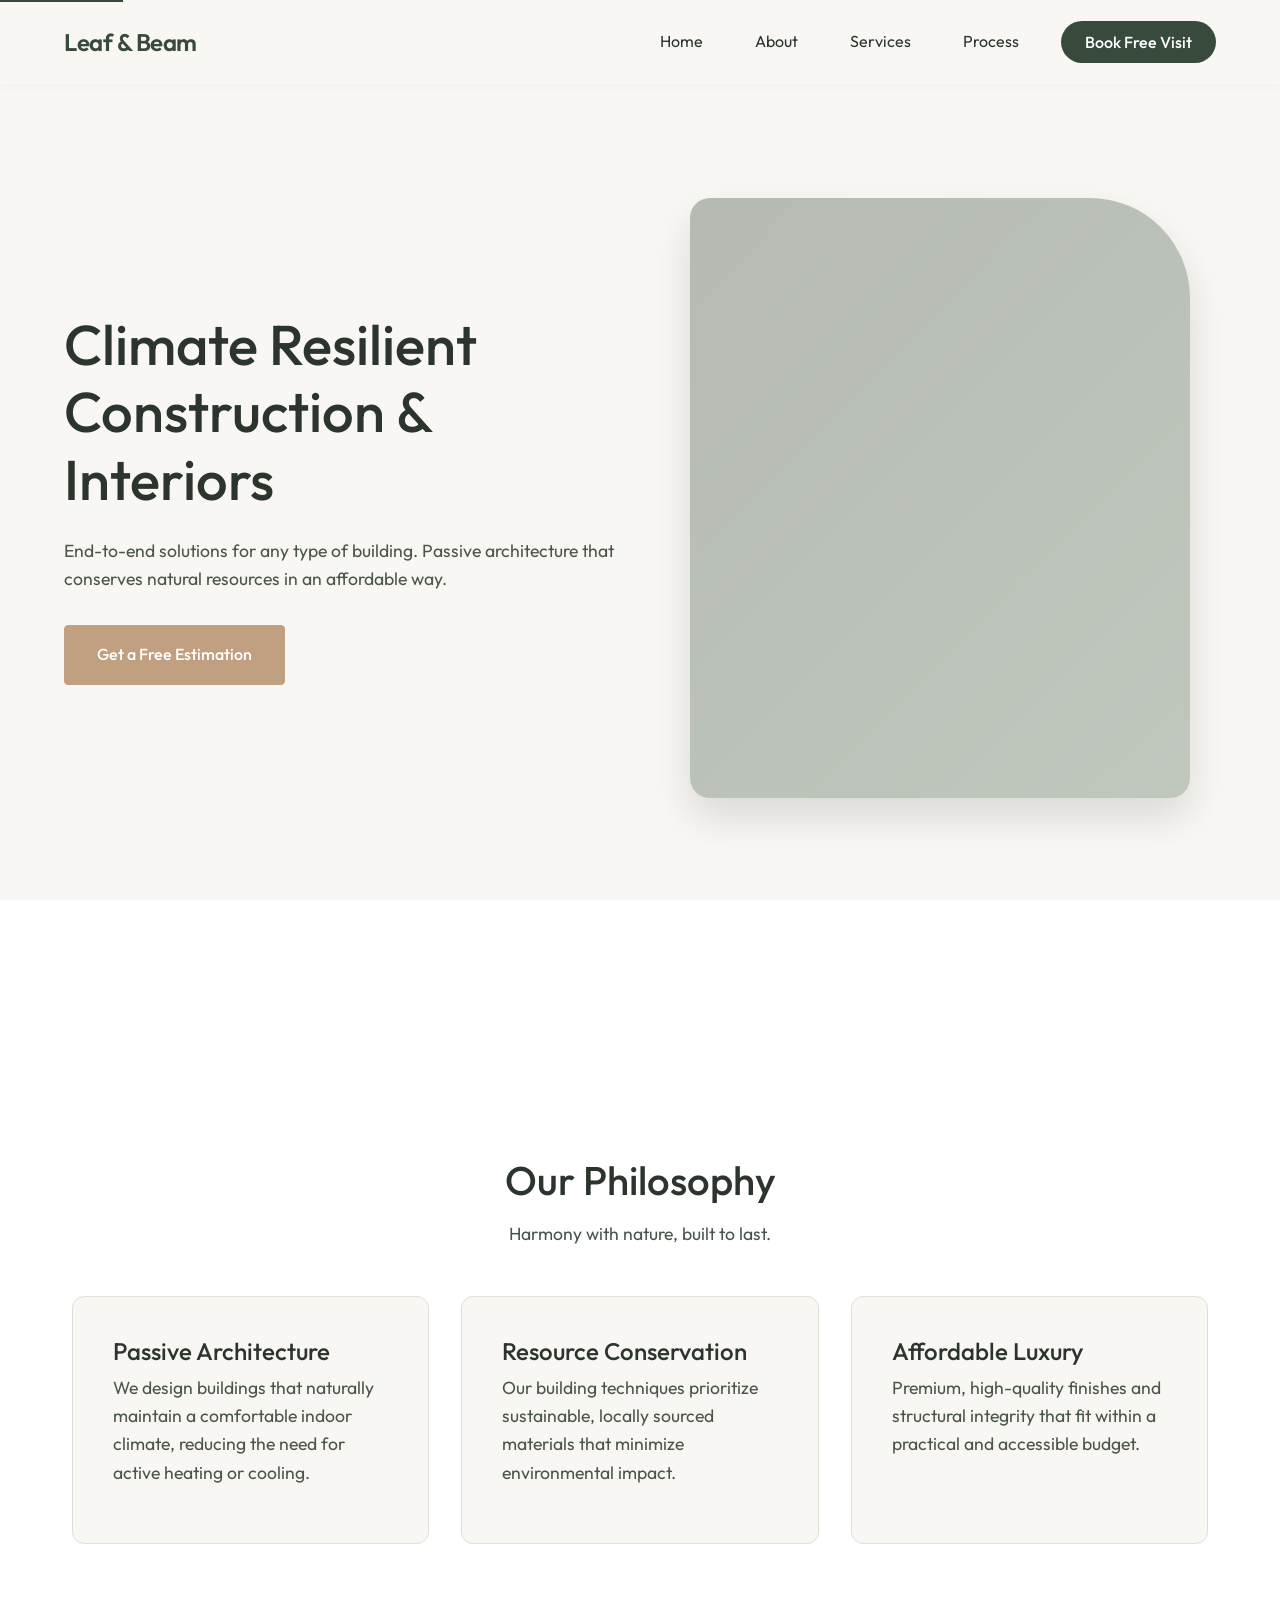
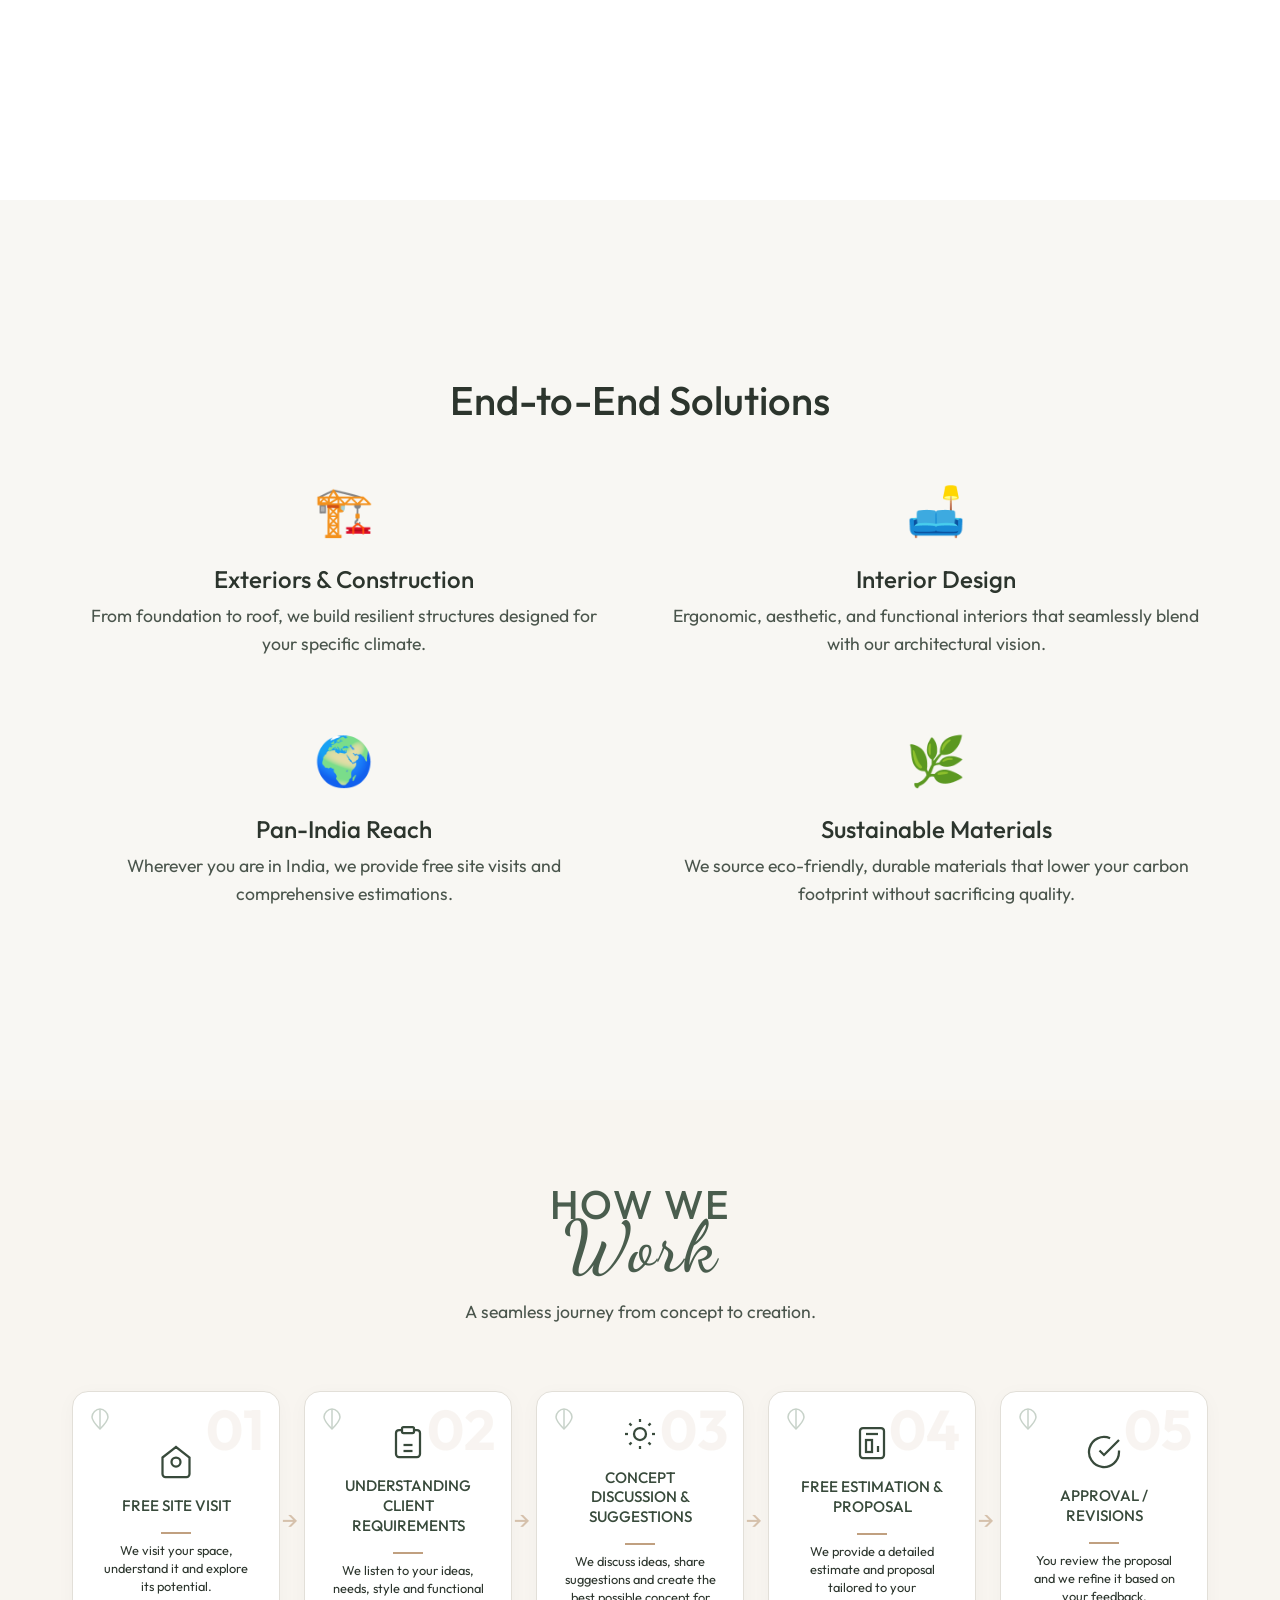
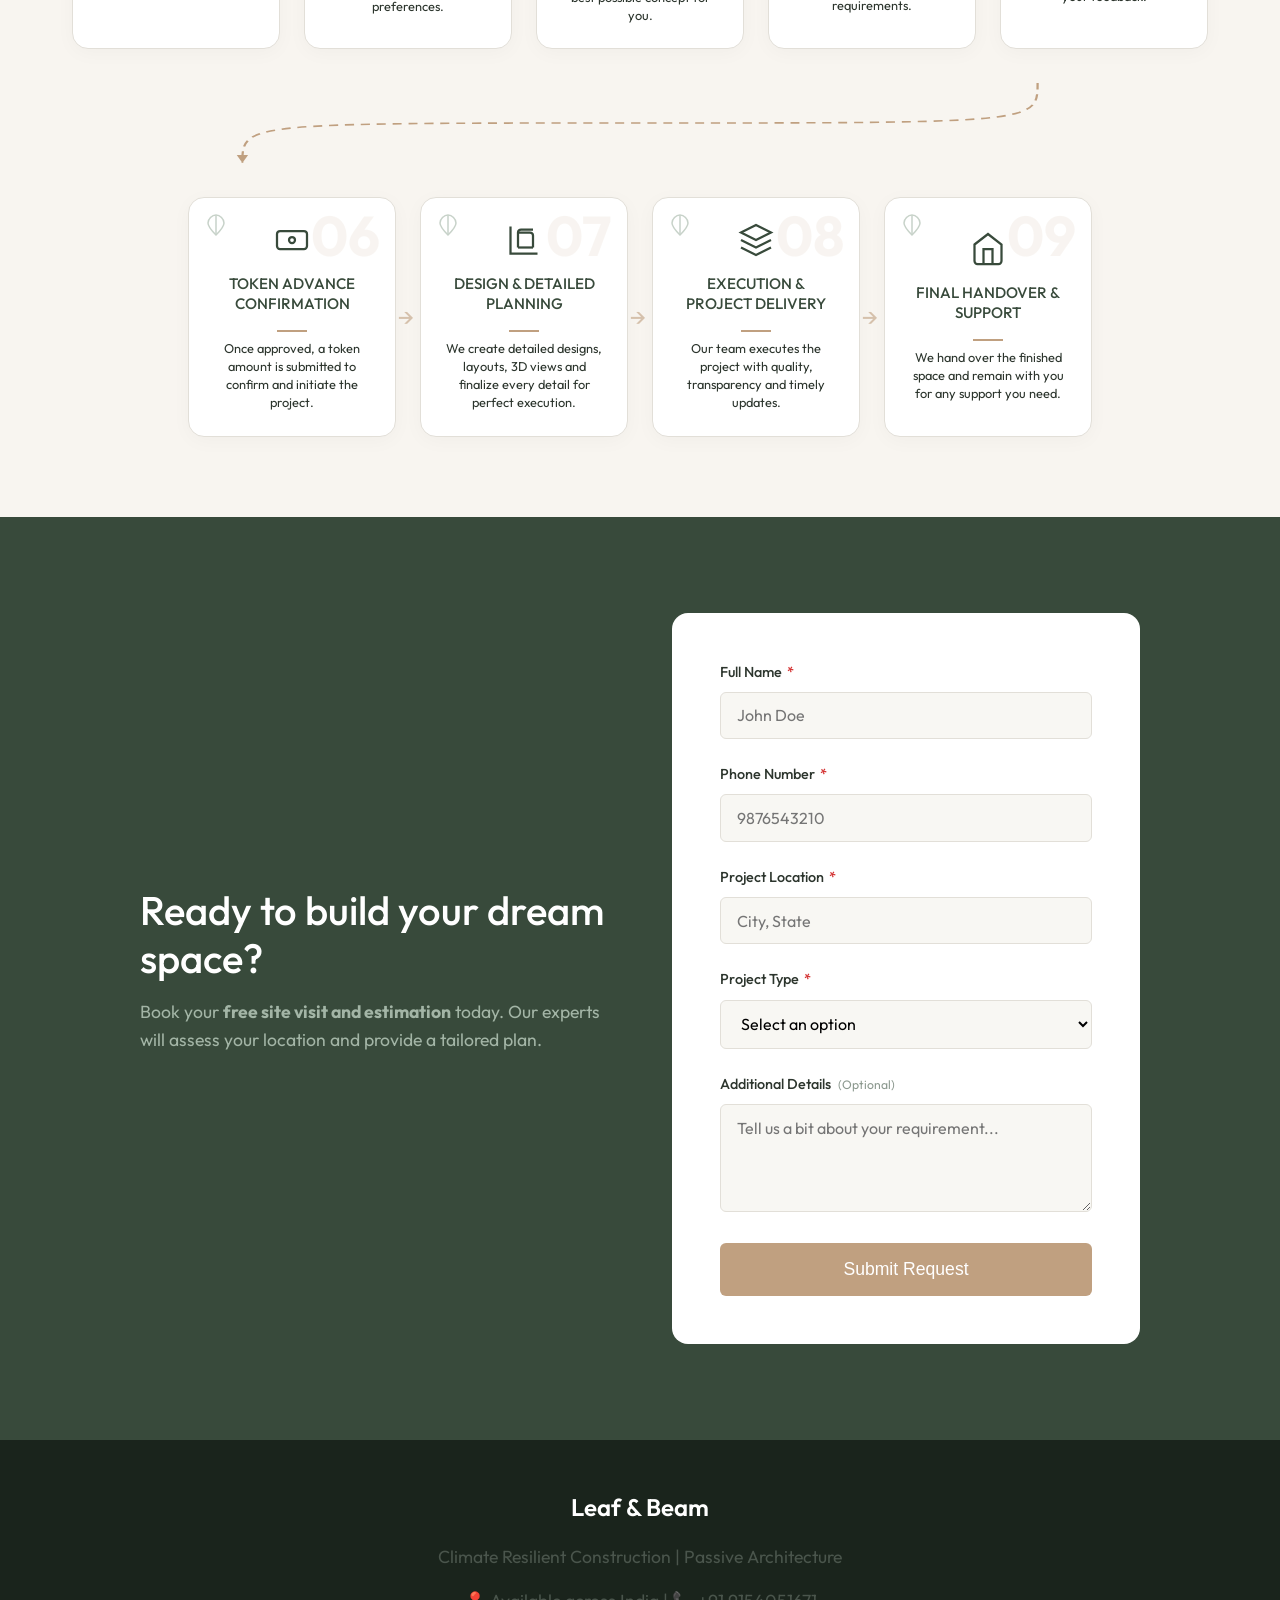
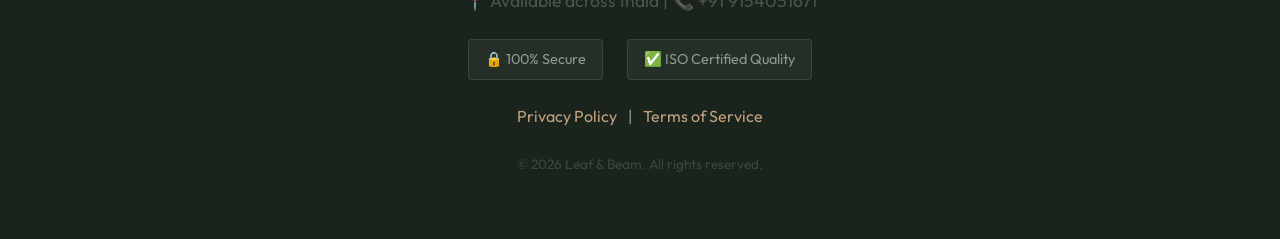
<file: index.html>
<!DOCTYPE html>
<html lang="en">

<head>
    <meta charset="UTF-8">
    <meta name="viewport" content="width=device-width, initial-scale=1.0">
    <meta name="description"
        content="Leaf & Beam offers end-to-end climate resilient construction and interiors in India. Sustainable passive architecture solutions that conserve resources affordably.">
    <title>Leaf & Beam</title>
    <link rel="canonical" href="https://www.leafandbeam.com/">
    <link rel="icon" type="image/svg+xml" href="favicon.svg">

    <!-- Open Graph / Facebook -->
    <meta property="og:type" content="website">
    <meta property="og:url" content="https://www.leafandbeam.com/">
    <meta property="og:title" content="Leaf & Beam | Climate Resilient Construction & Passive Architecture">
    <meta property="og:description"
        content="Leaf & Beam offers end-to-end climate resilient construction and interiors in India. Sustainable passive architecture solutions that conserve resources affordably.">
    <meta property="og:image" content="https://www.leafandbeam.com/Leaf-and-Beam-Logo.svg">

    <!-- Twitter -->
    <meta property="twitter:card" content="summary_large_image">
    <meta property="twitter:url" content="https://www.leafandbeam.com/">
    <meta property="twitter:title" content="Leaf & Beam | Climate Resilient Construction & Passive Architecture">
    <meta property="twitter:description"
        content="Leaf & Beam offers end-to-end climate resilient construction and interiors in India. Sustainable passive architecture solutions that conserve resources affordably.">
    <meta property="twitter:image" content="https://www.leafandbeam.com/Leaf-and-Beam-Logo.svg">

    <!-- Performance: Preconnect to fonts and avoid render blocking -->
    <link rel="preconnect" href="https://fonts.googleapis.com">
    <link rel="preconnect" href="https://fonts.gstatic.com" crossorigin>
    <link rel="stylesheet" href="styles.css?v=3">
    <link
        href="https://fonts.googleapis.com/css2?family=Outfit:wght@300;400;500;600&family=Dancing+Script:wght@600&display=swap"
        rel="stylesheet">

    <!-- SEO & Performance -->
    <script src="script.js?v=2" defer></script>
</head>

<body>
    <!-- Accessibility: Skip to content -->
    <a href="#main-content" class="skip-link">Skip to content</a>
    <header class="navbar">
        <div class="navbar-container">
            <div class="logo">Leaf & Beam</div>
            <nav>
                <ul class="nav-links">
                    <li><a href="#home">Home</a></li>
                    <li><a href="#about">About</a></li>
                    <li><a href="#services">Services</a></li>
                    <li><a href="#process">Process</a></li>
                    <li><a href="#contact" class="btn-nav">Book Free Visit</a></li>
                </ul>
                <div class="hamburger" id="hamburger" role="button" aria-label="Toggle navigation menu" tabindex="0"
                    aria-expanded="false">
                    <span></span>
                    <span></span>
                    <span></span>
                </div>
            </nav>
        </div>
    </header>

    <!-- Semantic HTML: main content -->
    <main id="main-content">
        <section id="home" class="hero">
            <div class="hero-content">
                <h1>Climate Resilient <br>Construction & Interiors</h1>
                <p>End-to-end solutions for any type of building. Passive architecture that conserves natural resources
                    in an affordable way.</p>
                <a href="#contact" class="btn-primary">Get a Free Estimation</a>
            </div>
            <div class="hero-image">
                <!-- Accessibility: proper role and aria-label for visual element -->
                <div class="image-placeholder" role="img" aria-label="Modern passive architecture home exterior"></div>
            </div>
        </section>

        <section id="about" class="about">
            <div class="section-container">
                <h2>Our Philosophy</h2>
                <p class="subtitle">Harmony with nature, built to last.</p>
                <div class="about-grid">
                    <div class="about-card">
                        <h3>Passive Architecture</h3>
                        <p>We design buildings that naturally maintain a comfortable indoor climate, reducing the need
                            for active heating or cooling.</p>
                    </div>
                    <div class="about-card">
                        <h3>Resource Conservation</h3>
                        <p>Our building techniques prioritize sustainable, locally sourced materials that minimize
                            environmental impact.</p>
                    </div>
                    <div class="about-card">
                        <h3>Affordable Luxury</h3>
                        <p>Premium, high-quality finishes and structural integrity that fit within a practical and
                            accessible budget.</p>
                    </div>
                </div>
            </div>
        </section>

        <section id="services" class="services">
            <div class="section-container">
                <h2>End-to-End Solutions</h2>
                <div class="services-list">
                    <div class="service-item">
                        <span class="service-icon">🏗️</span>
                        <h3>Exteriors & Construction</h3>
                        <p>From foundation to roof, we build resilient structures designed for your specific climate.
                        </p>
                    </div>
                    <div class="service-item">
                        <span class="service-icon">🛋️</span>
                        <h3>Interior Design</h3>
                        <p>Ergonomic, aesthetic, and functional interiors that seamlessly blend with our architectural
                            vision.</p>
                    </div>
                    <div class="service-item">
                        <span class="service-icon">🌍</span>
                        <h3>Pan-India Reach</h3>
                        <p>Wherever you are in India, we provide free site visits and comprehensive estimations.</p>
                    </div>
                    <div class="service-item">
                        <span class="service-icon">🌿</span>
                        <h3>Sustainable Materials</h3>
                        <p>We source eco-friendly, durable materials that lower your carbon footprint without
                            sacrificing quality.</p>
                    </div>
                </div>
            </div>
        </section>

        <section id="process" class="process">
            <div class="section-container">
                <div class="process-header">
                    <h2>HOW WE <span class="script-font">Work</span></h2>
                    <p class="subtitle">A seamless journey from concept to creation.</p>
                </div>

                <div class="process-grid">
                    <div class="process-card">
                        <div class="process-number">01</div>
                        <svg class="process-icon-svg" viewBox="0 0 24 24" fill="none" stroke="currentColor"
                            stroke-width="1.5">
                            <path d="M3 9l9-7 9 7v11a2 2 0 0 1-2 2H5a2 2 0 0 1-2-2z"></path>
                            <circle cx="12" cy="12" r="3"></circle>
                        </svg>
                        <h3>FREE SITE VISIT</h3>
                        <div class="process-divider"></div>
                        <p>We visit your space, understand it and explore its potential.</p>
                    </div>
                    <div class="process-card">
                        <div class="process-number">02</div>
                        <svg class="process-icon-svg" viewBox="0 0 24 24" fill="none" stroke="currentColor"
                            stroke-width="1.5">
                            <path d="M16 4h2a2 2 0 0 1 2 2v14a2 2 0 0 1-2 2H6a2 2 0 0 1-2-2V6a2 2 0 0 1 2-2h2">
                            </path>
                            <rect x="8" y="2" width="8" height="4" rx="1" ry="1"></rect>
                            <path d="M9 14h6"></path>
                            <path d="M9 18h6"></path>
                            <path d="M9 10h.01"></path>
                        </svg>
                        <h3>UNDERSTANDING CLIENT REQUIREMENTS</h3>
                        <div class="process-divider"></div>
                        <p>We listen to your ideas, needs, style and functional preferences.</p>
                    </div>
                    <div class="process-card">
                        <div class="process-number">03</div>
                        <svg class="process-icon-svg" viewBox="0 0 24 24" fill="none" stroke="currentColor"
                            stroke-width="1.5">
                            <circle cx="12" cy="12" r="4"></circle>
                            <path d="M12 2v2"></path>
                            <path d="M12 20v2"></path>
                            <path d="M4.93 4.93l1.41 1.41"></path>
                            <path d="M17.66 17.66l1.41 1.41"></path>
                            <path d="M2 12h2"></path>
                            <path d="M20 12h2"></path>
                            <path d="M6.34 17.66l-1.41 1.41"></path>
                            <path d="M19.07 4.93l-1.41 1.41"></path>
                        </svg>
                        <h3>CONCEPT DISCUSSION & SUGGESTIONS</h3>
                        <div class="process-divider"></div>
                        <p>We discuss ideas, share suggestions and create the best possible concept for you.</p>
                    </div>
                    <div class="process-card">
                        <div class="process-number">04</div>
                        <svg class="process-icon-svg" viewBox="0 0 24 24" fill="none" stroke="currentColor"
                            stroke-width="1.5">
                            <rect x="4" y="2" width="16" height="20" rx="2" ry="2"></rect>
                            <line x1="8" y1="6" x2="16" y2="6"></line>
                            <line x1="16" y1="14" x2="16" y2="18"></line>
                            <rect x="8" y="10" width="4" height="8"></rect>
                        </svg>
                        <h3>FREE ESTIMATION & PROPOSAL</h3>
                        <div class="process-divider"></div>
                        <p>We provide a detailed estimate and proposal tailored to your requirements.</p>
                    </div>
                    <div class="process-card">
                        <div class="process-number">05</div>
                        <svg class="process-icon-svg" viewBox="0 0 24 24" fill="none" stroke="currentColor"
                            stroke-width="1.5">
                            <path d="M22 11.08V12a10 10 0 1 1-5.93-9.14"></path>
                            <polyline points="22 4 12 14.01 9 11.01"></polyline>
                        </svg>
                        <h3>APPROVAL / REVISIONS</h3>
                        <div class="process-divider"></div>
                        <p>You review the proposal and we refine it based on your feedback.</p>
                    </div>

                    <!-- Aesthetic Connection Line from Card 5 to Card 6 -->
                    <div class="process-connection">
                        <svg class="s-curve-svg" viewBox="0 0 1000 100" preserveAspectRatio="none">
                            <path d="M850,0 C850,50 850,50 500,50 C150,50 150,50 150,100" fill="none"
                                stroke="var(--accent-color)" stroke-width="2" stroke-dasharray="8,6" />
                            <polygon points="145,90 155,90 150,100" fill="var(--accent-color)" />
                        </svg>
                    </div>

                    <div class="process-card">
                        <div class="process-number">06</div>
                        <svg class="process-icon-svg" viewBox="0 0 24 24" fill="none" stroke="currentColor"
                            stroke-width="1.5">
                            <rect x="2" y="6" width="20" height="12" rx="2"></rect>
                            <circle cx="12" cy="12" r="2"></circle>
                            <path d="M6 12h.01M18 12h.01"></path>
                        </svg>
                        <h3>TOKEN ADVANCE CONFIRMATION</h3>
                        <div class="process-divider"></div>
                        <p>Once approved, a token amount is submitted to confirm and initiate the project.</p>
                    </div>
                    <div class="process-card">
                        <div class="process-number">07</div>
                        <svg class="process-icon-svg" viewBox="0 0 24 24" fill="none" stroke="currentColor"
                            stroke-width="1.5">
                            <path d="M3 3v18h18"></path>
                            <path d="M18 17V9a2 2 0 0 0-2-2H8"></path>
                            <path d="M8 17V7a2 2 0 0 1 2-2h8"></path>
                            <line x1="8" y1="17" x2="18" y2="17"></line>
                        </svg>
                        <h3>DESIGN & DETAILED PLANNING</h3>
                        <div class="process-divider"></div>
                        <p>We create detailed designs, layouts, 3D views and finalize every detail for perfect
                            execution.</p>
                    </div>
                    <div class="process-card">
                        <div class="process-number">08</div>
                        <svg class="process-icon-svg" viewBox="0 0 24 24" fill="none" stroke="currentColor"
                            stroke-width="1.5">
                            <polygon points="12 2 2 7 12 12 22 7 12 2"></polygon>
                            <polyline points="2 17 12 22 22 17"></polyline>
                            <polyline points="2 12 12 17 22 12"></polyline>
                        </svg>
                        <h3>EXECUTION & PROJECT DELIVERY</h3>
                        <div class="process-divider"></div>
                        <p>Our team executes the project with quality, transparency and timely updates.</p>
                    </div>
                    <div class="process-card">
                        <div class="process-number">09</div>
                        <svg class="process-icon-svg" viewBox="0 0 24 24" fill="none" stroke="currentColor"
                            stroke-width="1.5">
                            <path d="M3 9l9-7 9 7v11a2 2 0 0 1-2 2H5a2 2 0 0 1-2-2z"></path>
                            <path d="M9 22V12h6v10"></path>
                        </svg>
                        <h3>FINAL HANDOVER & SUPPORT</h3>
                        <div class="process-divider"></div>
                        <p>We hand over the finished space and remain with you for any support you need.</p>
                    </div>
                </div>
            </div>
        </section>

        <section id="contact" class="contact">
            <div class="contact-container">
                <div class="contact-text">
                    <h2>Ready to build your dream space?</h2>
                    <p>Book your <strong>free site visit and estimation</strong> today. Our experts will assess your
                        location and provide a tailored plan.</p>
                </div>
                <div class="contact-form-wrapper">
                    <form id="leadForm" class="lead-form">
                        <div class="form-group">
                            <label for="name">Full Name <span class="required">*</span></label>
                            <input type="text" id="name" name="name" required minlength="2" pattern="^[A-Za-z\s]+$"
                                title="Name should contain only letters and spaces" placeholder="John Doe"
                                autocomplete="name">
                        </div>
                        <div class="form-group">
                            <label for="phone">Phone Number <span class="required">*</span></label>
                            <input type="tel" id="phone" name="phone" required pattern="^[0-9]{10}$" maxlength="10"
                                title="Please enter a valid 10-digit phone number" placeholder="9876543210"
                                autocomplete="tel">
                        </div>
                        <div class="form-group">
                            <label for="location">Project Location <span class="required">*</span></label>
                            <input type="text" id="location" name="location" required minlength="2"
                                title="Location should be at least 2 characters long" placeholder="City, State"
                                autocomplete="address-level2">
                        </div>
                        <div class="form-group">
                            <label for="projectType">Project Type <span class="required">*</span></label>
                            <select id="projectType" name="projectType" required>
                                <option value="">Select an option</option>
                                <option value="Residential Construction">Residential Construction</option>
                                <option value="Commercial Construction">Commercial Construction</option>
                                <option value="Interiors">Interiors</option>
                                <option value="End-to-End (Both)">End-to-End (Both)</option>
                            </select>
                        </div>
                        <div class="form-group">
                            <label for="message">Additional Details <span class="optional">(Optional)</span></label>
                            <textarea id="message" name="message" rows="4"
                                placeholder="Tell us a bit about your requirement..."></textarea>
                        </div>
                        <button type="submit" class="btn-submit" id="submitBtn">Submit Request</button>
                        <p id="formMessage" class="form-message"></p>
                    </form>
                </div>
            </div>
        </section>

    </main>

    <footer>
        <div class="footer-content">
            <div class="footer-logo">Leaf & Beam</div>
            <p>Climate Resilient Construction | Passive Architecture</p>
            <div class="footer-contact">
                <p>📍 Available across India | 📞 +91 9154051671</p>
            </div>
            <div class="trust-badges">
                <span title="SSL Secure">🔒 100% Secure</span>
                <span title="Guaranteed Quality">✅ ISO Certified Quality</span>
            </div>
            <div class="footer-links">
                <a href="privacy-policy.html">Privacy Policy</a> |
                <a href="terms-of-service.html">Terms of Service</a>
            </div>
            <p class="copyright">&copy; 2026 Leaf & Beam. All rights reserved.</p>
        </div>
    </footer>
</body>

</html>
</file>
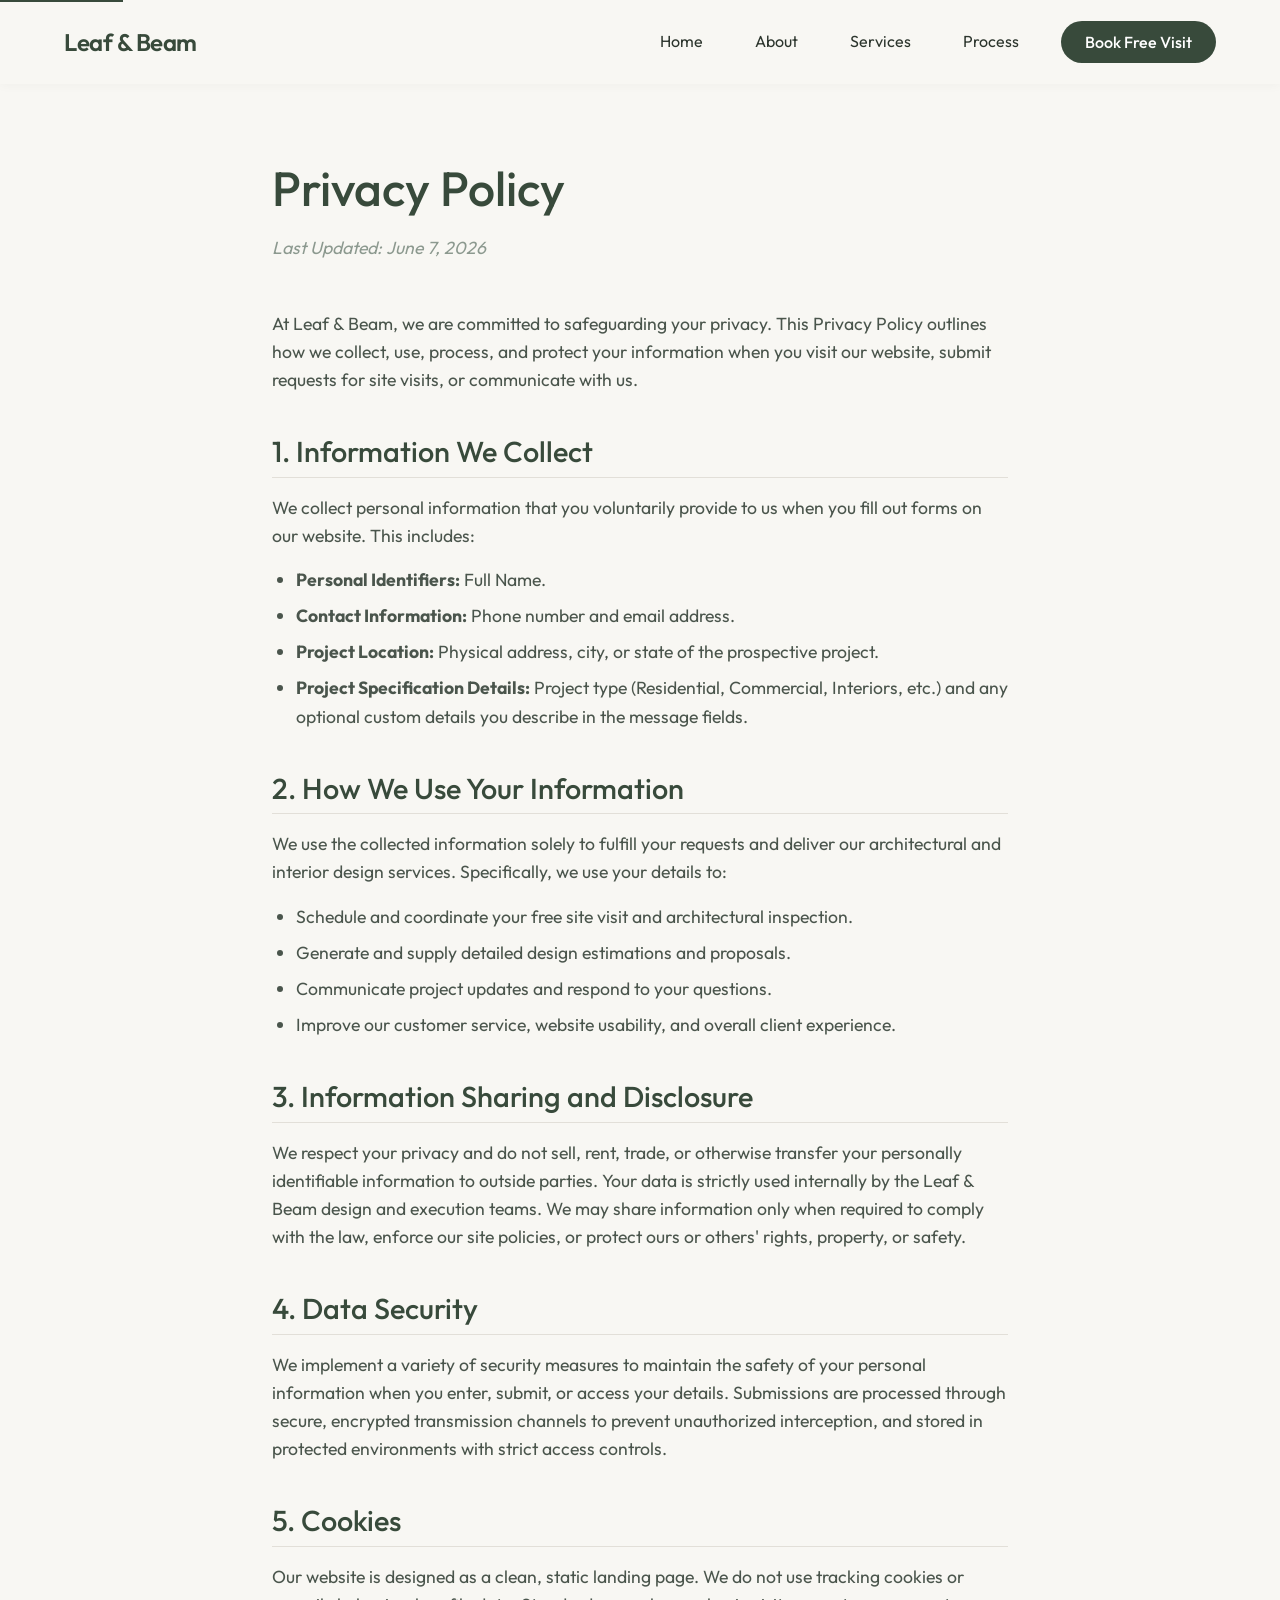
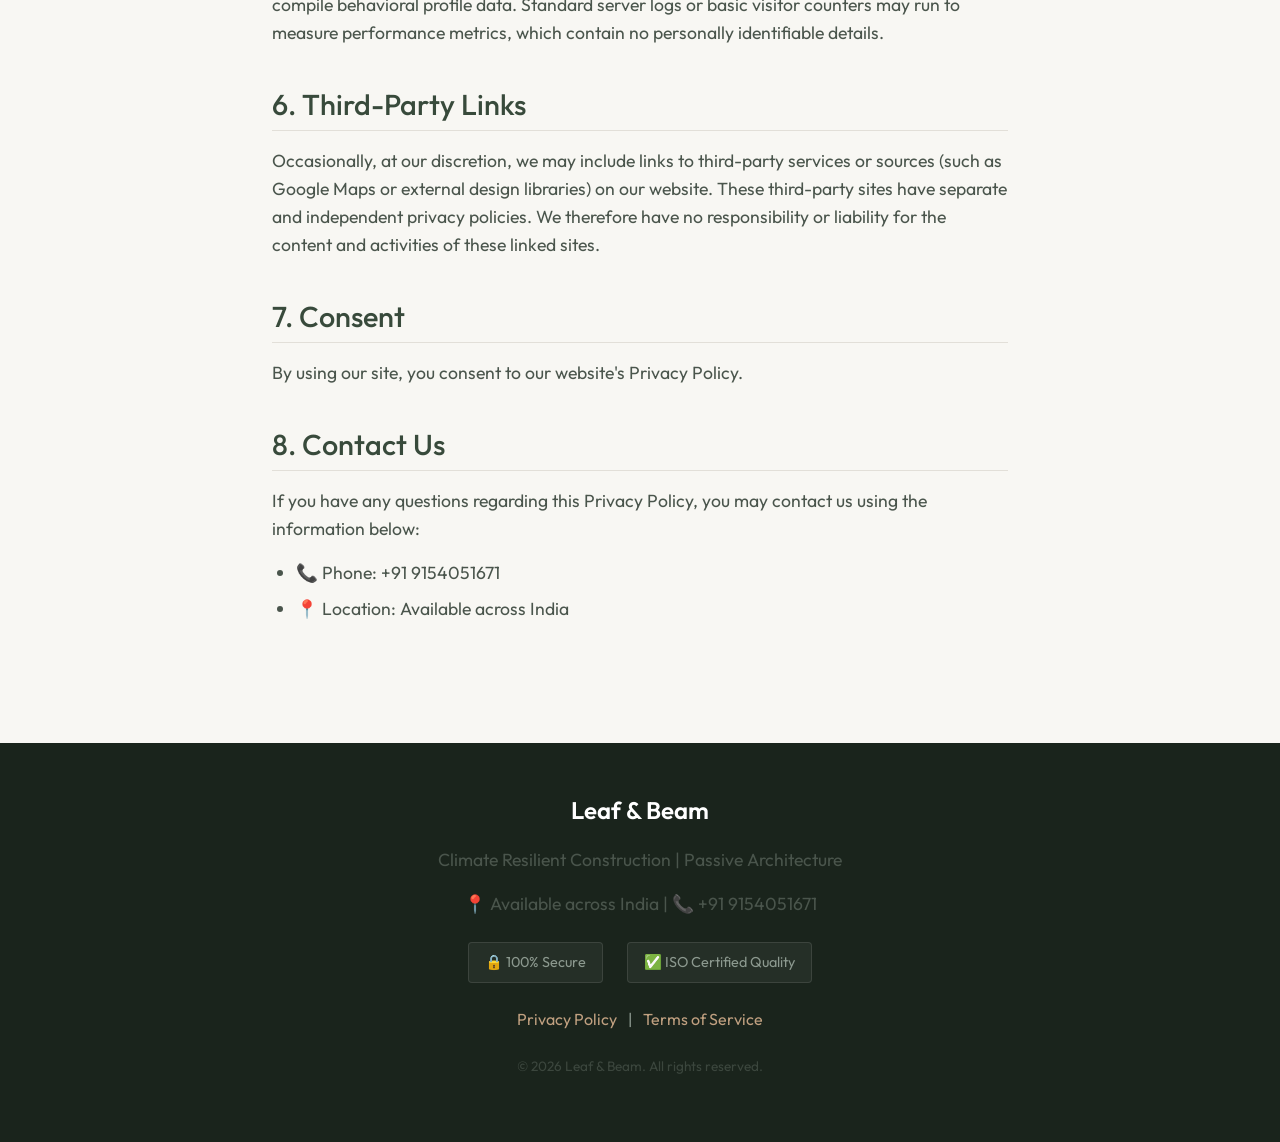
<file: privacy-policy.html>
<!DOCTYPE html>
<html lang="en">

<head>
    <meta charset="UTF-8">
    <meta name="viewport" content="width=device-width, initial-scale=1.0">
    <meta name="description"
        content="Leaf & Beam Privacy Policy. Learn how we collect, use, protect, and handle your personal data when you request estimations or site visits.">
    <title>Privacy Policy | Leaf & Beam</title>
    <link rel="canonical" href="https://www.leafandbeam.com/privacy-policy.html">
    <link rel="icon" type="image/svg+xml" href="favicon.svg">

    <!-- Open Graph / Facebook -->
    <meta property="og:type" content="website">
    <meta property="og:url" content="https://www.leafandbeam.com/privacy-policy.html">
    <meta property="og:title" content="Privacy Policy | Leaf & Beam">
    <meta property="og:description" content="Leaf & Beam Privacy Policy. Learn how we handle your personal data when you request estimations or site visits.">
    <meta property="og:image" content="https://www.leafandbeam.com/Leaf-and-Beam-Logo.svg">

    <!-- Performance: Preconnect to fonts and avoid render blocking -->
    <link rel="preconnect" href="https://fonts.googleapis.com">
    <link rel="preconnect" href="https://fonts.gstatic.com" crossorigin>
    <link rel="stylesheet" href="styles.css?v=3">
    <link
        href="https://fonts.googleapis.com/css2?family=Outfit:wght@300;400;500;600&family=Dancing+Script:wght@600&display=swap"
        rel="stylesheet">

    <!-- Script for navbar responsiveness -->
    <script src="script.js?v=2" defer></script>
    <style>
        .legal-content {
            padding-top: 10rem;
            padding-bottom: 6rem;
            max-width: 800px;
            margin: 0 auto;
        }

        .legal-content h1 {
            font-size: 3rem;
            color: var(--primary-color);
            margin-bottom: 1rem;
            text-align: left;
        }

        .legal-content p.last-updated {
            font-style: italic;
            color: #8C998F;
            margin-bottom: 3rem;
        }

        .legal-content h2 {
            font-size: 1.8rem;
            color: var(--primary-color);
            margin-top: 2.5rem;
            margin-bottom: 1rem;
            text-align: left;
            border-bottom: 1px solid var(--border-color);
            padding-bottom: 0.5rem;
        }

        .legal-content h3 {
            font-size: 1.25rem;
            color: var(--primary-color);
            margin-top: 1.5rem;
            margin-bottom: 0.5rem;
        }

        .legal-content ul {
            margin-bottom: 1.5rem;
            padding-left: 1.5rem;
            color: #4A554C;
        }

        .legal-content li {
            margin-bottom: 0.5rem;
            font-size: 1.1rem;
        }
    </style>
</head>

<body>
    <!-- Accessibility: Skip to content -->
    <a href="#main-content" class="skip-link">Skip to content</a>
    <header class="navbar">
        <div class="navbar-container">
            <div class="logo"><a href="index.html" style="color: var(--primary-color);">Leaf & Beam</a></div>
            <nav>
                <ul class="nav-links">
                    <li><a href="index.html#home">Home</a></li>
                    <li><a href="index.html#about">About</a></li>
                    <li><a href="index.html#services">Services</a></li>
                    <li><a href="index.html#process">Process</a></li>
                    <li><a href="index.html#contact" class="btn-nav">Book Free Visit</a></li>
                </ul>
                <div class="hamburger" id="hamburger" role="button" aria-label="Toggle navigation menu" tabindex="0"
                    aria-expanded="false">
                    <span></span>
                    <span></span>
                    <span></span>
                </div>
            </nav>
        </div>
    </header>

    <main id="main-content">
        <article class="legal-content section-container">
            <h1>Privacy Policy</h1>
            <p class="last-updated">Last Updated: June 7, 2026</p>

            <p>At Leaf & Beam, we are committed to safeguarding your privacy. This Privacy Policy outlines how we collect, use, process, and protect your information when you visit our website, submit requests for site visits, or communicate with us.</p>

            <h2>1. Information We Collect</h2>
            <p>We collect personal information that you voluntarily provide to us when you fill out forms on our website. This includes:</p>
            <ul>
                <li><strong>Personal Identifiers:</strong> Full Name.</li>
                <li><strong>Contact Information:</strong> Phone number and email address.</li>
                <li><strong>Project Location:</strong> Physical address, city, or state of the prospective project.</li>
                <li><strong>Project Specification Details:</strong> Project type (Residential, Commercial, Interiors, etc.) and any optional custom details you describe in the message fields.</li>
            </ul>

            <h2>2. How We Use Your Information</h2>
            <p>We use the collected information solely to fulfill your requests and deliver our architectural and interior design services. Specifically, we use your details to:</p>
            <ul>
                <li>Schedule and coordinate your free site visit and architectural inspection.</li>
                <li>Generate and supply detailed design estimations and proposals.</li>
                <li>Communicate project updates and respond to your questions.</li>
                <li>Improve our customer service, website usability, and overall client experience.</li>
            </ul>

            <h2>3. Information Sharing and Disclosure</h2>
            <p>We respect your privacy and do not sell, rent, trade, or otherwise transfer your personally identifiable information to outside parties. Your data is strictly used internally by the Leaf & Beam design and execution teams. We may share information only when required to comply with the law, enforce our site policies, or protect ours or others' rights, property, or safety.</p>

            <h2>4. Data Security</h2>
            <p>We implement a variety of security measures to maintain the safety of your personal information when you enter, submit, or access your details. Submissions are processed through secure, encrypted transmission channels to prevent unauthorized interception, and stored in protected environments with strict access controls.</p>

            <h2>5. Cookies</h2>
            <p>Our website is designed as a clean, static landing page. We do not use tracking cookies or compile behavioral profile data. Standard server logs or basic visitor counters may run to measure performance metrics, which contain no personally identifiable details.</p>

            <h2>6. Third-Party Links</h2>
            <p>Occasionally, at our discretion, we may include links to third-party services or sources (such as Google Maps or external design libraries) on our website. These third-party sites have separate and independent privacy policies. We therefore have no responsibility or liability for the content and activities of these linked sites.</p>

            <h2>7. Consent</h2>
            <p>By using our site, you consent to our website's Privacy Policy.</p>

            <h2>8. Contact Us</h2>
            <p>If you have any questions regarding this Privacy Policy, you may contact us using the information below:</p>
            <ul>
                <li>📞 Phone: +91 9154051671</li>
                <li>📍 Location: Available across India</li>
            </ul>
        </article>
    </main>

    <footer>
        <div class="footer-content">
            <div class="footer-logo">Leaf & Beam</div>
            <p>Climate Resilient Construction | Passive Architecture</p>
            <div class="footer-contact">
                <p>📍 Available across India | 📞 +91 9154051671</p>
            </div>
            <div class="trust-badges">
                <span title="SSL Secure">🔒 100% Secure</span>
                <span title="Guaranteed Quality">✅ ISO Certified Quality</span>
            </div>
            <div class="footer-links">
                <a href="privacy-policy.html">Privacy Policy</a> |
                <a href="terms-of-service.html">Terms of Service</a>
            </div>
            <p class="copyright">&copy; 2026 Leaf & Beam. All rights reserved.</p>
        </div>
    </footer>
</body>

</html>
</file>
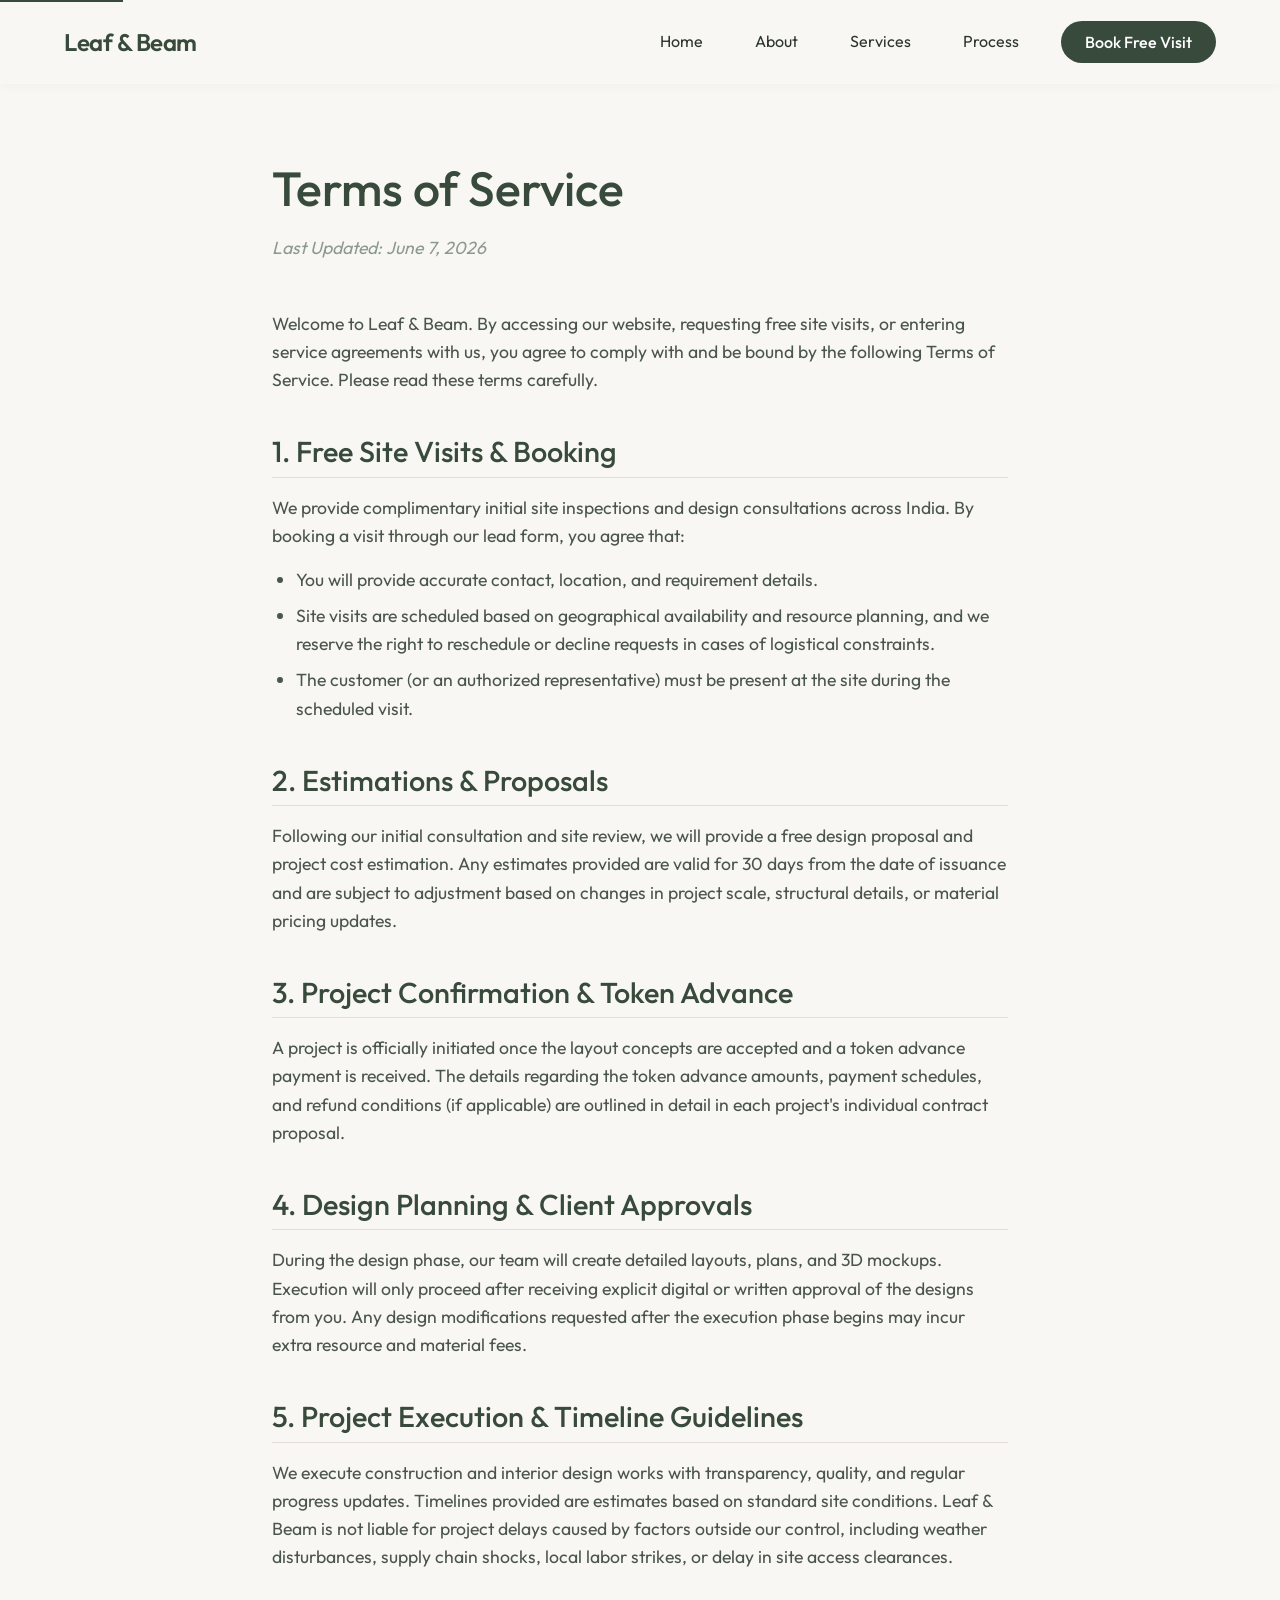
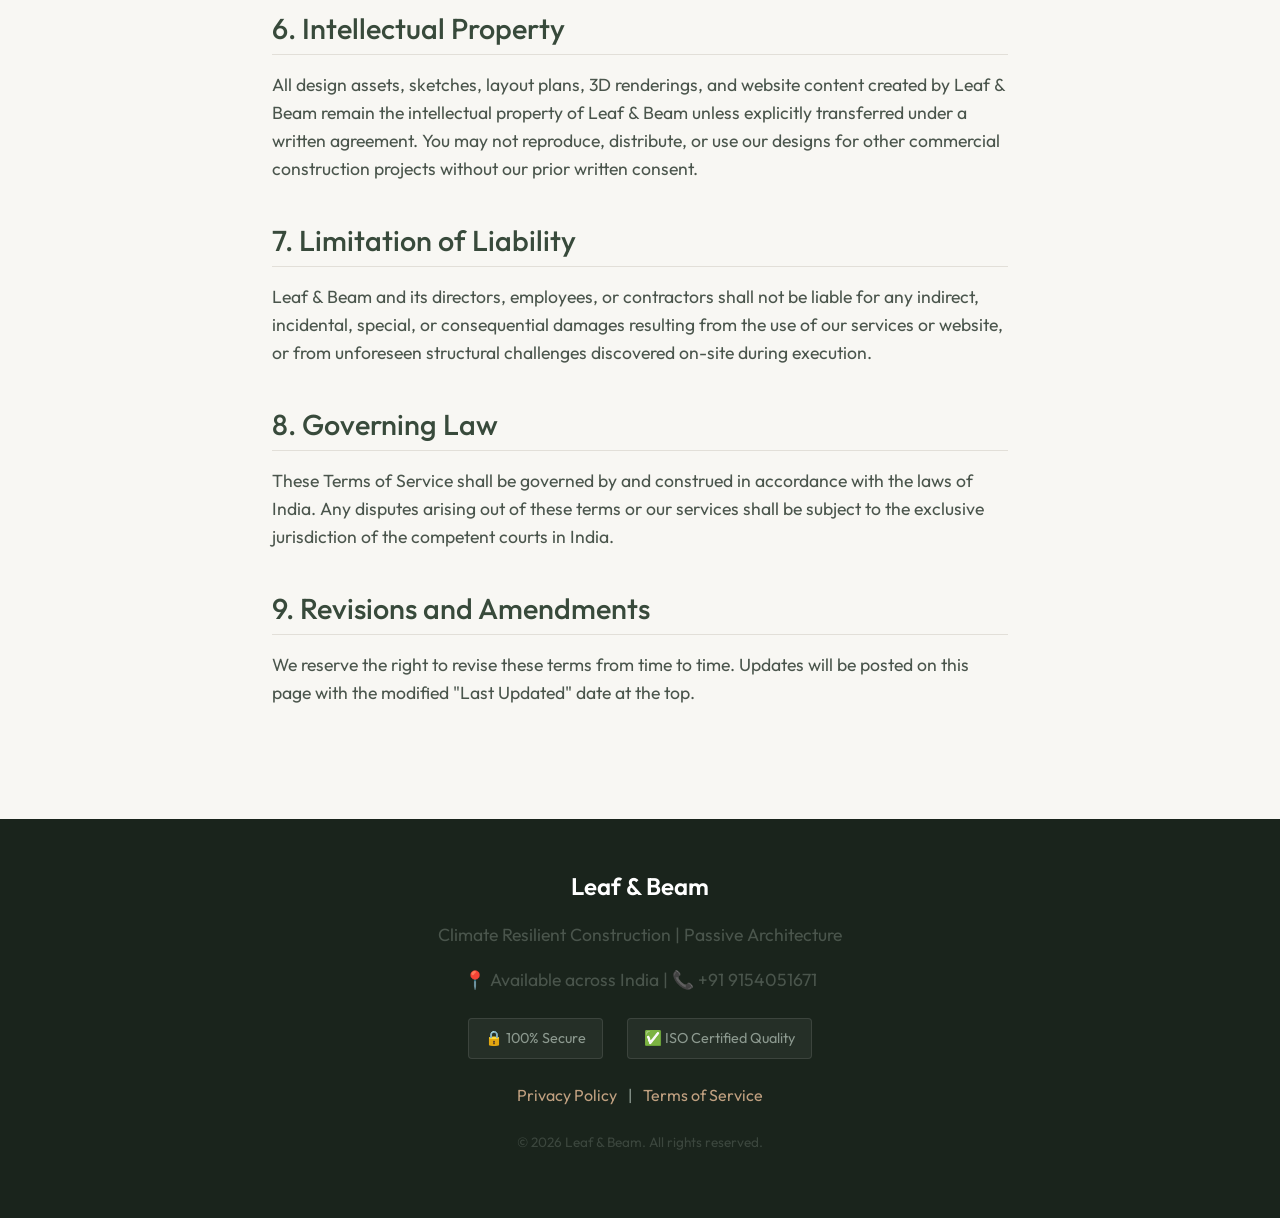
<file: terms-of-service.html>
<!DOCTYPE html>
<html lang="en">

<head>
    <meta charset="UTF-8">
    <meta name="viewport" content="width=device-width, initial-scale=1.0">
    <meta name="description"
        content="Leaf & Beam Terms of Service. Review our guidelines on project bookings, site visits, estimations, token advances, and project delivery terms.">
    <title>Terms of Service | Leaf & Beam</title>
    <link rel="canonical" href="https://www.leafandbeam.com/terms-of-service.html">
    <link rel="icon" type="image/svg+xml" href="favicon.svg">

    <!-- Open Graph / Facebook -->
    <meta property="og:type" content="website">
    <meta property="og:url" content="https://www.leafandbeam.com/terms-of-service.html">
    <meta property="og:title" content="Terms of Service | Leaf & Beam">
    <meta property="og:description" content="Leaf & Beam Terms of Service. Review our guidelines on project bookings, site visits, and estimations.">
    <meta property="og:image" content="https://www.leafandbeam.com/Leaf-and-Beam-Logo.svg">

    <!-- Performance: Preconnect to fonts and avoid render blocking -->
    <link rel="preconnect" href="https://fonts.googleapis.com">
    <link rel="preconnect" href="https://fonts.gstatic.com" crossorigin>
    <link rel="stylesheet" href="styles.css?v=3">
    <link
        href="https://fonts.googleapis.com/css2?family=Outfit:wght@300;400;500;600&family=Dancing+Script:wght@600&display=swap"
        rel="stylesheet">

    <!-- Script for navbar responsiveness -->
    <script src="script.js?v=2" defer></script>
    <style>
        .legal-content {
            padding-top: 10rem;
            padding-bottom: 6rem;
            max-width: 800px;
            margin: 0 auto;
        }

        .legal-content h1 {
            font-size: 3rem;
            color: var(--primary-color);
            margin-bottom: 1rem;
            text-align: left;
        }

        .legal-content p.last-updated {
            font-style: italic;
            color: #8C998F;
            margin-bottom: 3rem;
        }

        .legal-content h2 {
            font-size: 1.8rem;
            color: var(--primary-color);
            margin-top: 2.5rem;
            margin-bottom: 1rem;
            text-align: left;
            border-bottom: 1px solid var(--border-color);
            padding-bottom: 0.5rem;
        }

        .legal-content h3 {
            font-size: 1.25rem;
            color: var(--primary-color);
            margin-top: 1.5rem;
            margin-bottom: 0.5rem;
        }

        .legal-content ul {
            margin-bottom: 1.5rem;
            padding-left: 1.5rem;
            color: #4A554C;
        }

        .legal-content li {
            margin-bottom: 0.5rem;
            font-size: 1.1rem;
        }
    </style>
</head>

<body>
    <!-- Accessibility: Skip to content -->
    <a href="#main-content" class="skip-link">Skip to content</a>
    <header class="navbar">
        <div class="navbar-container">
            <div class="logo"><a href="index.html" style="color: var(--primary-color);">Leaf & Beam</a></div>
            <nav>
                <ul class="nav-links">
                    <li><a href="index.html#home">Home</a></li>
                    <li><a href="index.html#about">About</a></li>
                    <li><a href="index.html#services">Services</a></li>
                    <li><a href="index.html#process">Process</a></li>
                    <li><a href="index.html#contact" class="btn-nav">Book Free Visit</a></li>
                </ul>
                <div class="hamburger" id="hamburger" role="button" aria-label="Toggle navigation menu" tabindex="0"
                    aria-expanded="false">
                    <span></span>
                    <span></span>
                    <span></span>
                </div>
            </nav>
        </div>
    </header>

    <main id="main-content">
        <article class="legal-content section-container">
            <h1>Terms of Service</h1>
            <p class="last-updated">Last Updated: June 7, 2026</p>

            <p>Welcome to Leaf & Beam. By accessing our website, requesting free site visits, or entering service agreements with us, you agree to comply with and be bound by the following Terms of Service. Please read these terms carefully.</p>

            <h2>1. Free Site Visits & Booking</h2>
            <p>We provide complimentary initial site inspections and design consultations across India. By booking a visit through our lead form, you agree that:</p>
            <ul>
                <li>You will provide accurate contact, location, and requirement details.</li>
                <li>Site visits are scheduled based on geographical availability and resource planning, and we reserve the right to reschedule or decline requests in cases of logistical constraints.</li>
                <li>The customer (or an authorized representative) must be present at the site during the scheduled visit.</li>
            </ul>

            <h2>2. Estimations & Proposals</h2>
            <p>Following our initial consultation and site review, we will provide a free design proposal and project cost estimation. Any estimates provided are valid for 30 days from the date of issuance and are subject to adjustment based on changes in project scale, structural details, or material pricing updates.</p>

            <h2>3. Project Confirmation & Token Advance</h2>
            <p>A project is officially initiated once the layout concepts are accepted and a token advance payment is received. The details regarding the token advance amounts, payment schedules, and refund conditions (if applicable) are outlined in detail in each project's individual contract proposal.</p>

            <h2>4. Design Planning & Client Approvals</h2>
            <p>During the design phase, our team will create detailed layouts, plans, and 3D mockups. Execution will only proceed after receiving explicit digital or written approval of the designs from you. Any design modifications requested after the execution phase begins may incur extra resource and material fees.</p>

            <h2>5. Project Execution & Timeline Guidelines</h2>
            <p>We execute construction and interior design works with transparency, quality, and regular progress updates. Timelines provided are estimates based on standard site conditions. Leaf & Beam is not liable for project delays caused by factors outside our control, including weather disturbances, supply chain shocks, local labor strikes, or delay in site access clearances.</p>

            <h2>6. Intellectual Property</h2>
            <p>All design assets, sketches, layout plans, 3D renderings, and website content created by Leaf & Beam remain the intellectual property of Leaf & Beam unless explicitly transferred under a written agreement. You may not reproduce, distribute, or use our designs for other commercial construction projects without our prior written consent.</p>

            <h2>7. Limitation of Liability</h2>
            <p>Leaf & Beam and its directors, employees, or contractors shall not be liable for any indirect, incidental, special, or consequential damages resulting from the use of our services or website, or from unforeseen structural challenges discovered on-site during execution.</p>

            <h2>8. Governing Law</h2>
            <p>These Terms of Service shall be governed by and construed in accordance with the laws of India. Any disputes arising out of these terms or our services shall be subject to the exclusive jurisdiction of the competent courts in India.</p>

            <h2>9. Revisions and Amendments</h2>
            <p>We reserve the right to revise these terms from time to time. Updates will be posted on this page with the modified "Last Updated" date at the top.</p>
        </article>
    </main>

    <footer>
        <div class="footer-content">
            <div class="footer-logo">Leaf & Beam</div>
            <p>Climate Resilient Construction | Passive Architecture</p>
            <div class="footer-contact">
                <p>📍 Available across India | 📞 +91 9154051671</p>
            </div>
            <div class="trust-badges">
                <span title="SSL Secure">🔒 100% Secure</span>
                <span title="Guaranteed Quality">✅ ISO Certified Quality</span>
            </div>
            <div class="footer-links">
                <a href="privacy-policy.html">Privacy Policy</a> |
                <a href="terms-of-service.html">Terms of Service</a>
            </div>
            <p class="copyright">&copy; 2026 Leaf & Beam. All rights reserved.</p>
        </div>
    </footer>
</body>

</html>
</file>
<file: styles.css>
:root {
    --bg-color: #F8F7F3; /* Original light beige */
    --text-color: #2C352D; /* Original dark green-black */
    --primary-color: #384A3B; /* Brand primary green */
    --accent-color: #C0A080;
    --white: #FFFFFF;
    --border-color: #E2DFD8; /* Original light border */
    --transition: all 0.3s ease;
}

* {
    margin: 0;
    padding: 0;
    box-sizing: border-box;
}

html {
    scroll-behavior: smooth;
}

/* Core Base Styles */

body {
    font-family: 'Outfit', sans-serif;
    background-color: var(--bg-color);
    color: var(--text-color);
    line-height: 1.6;
}

/* Typography */
h1,
h2,
h3 {
    font-weight: 500;
    line-height: 1.2;
}

h1 {
    font-size: 3.5rem;
    margin-bottom: 1.5rem;
}

h2 {
    font-size: 2.5rem;
    margin-bottom: 1rem;
    text-align: center;
}

h3 {
    font-size: 1.5rem;
    margin-bottom: 0.5rem;
}

p {
    margin-bottom: 1rem;
    font-size: 1.1rem;
    color: #4A554C; /* Original dark gray-green */
}

a {
    text-decoration: none;
    color: var(--text-color);
    transition: var(--transition);
}

/* Layout */
.section-container {
    max-width: 1200px;
    width: 100%;
    margin: 0 auto;
    padding: 5rem 2rem;
}

/* Navbar */
.navbar {
    background-color: rgba(248, 247, 243, 0.95); /* Original light translucent */
    backdrop-filter: blur(10px);
    position: fixed;
    top: 0;
    width: 100%;
    z-index: 1000;
    box-shadow: 0 2px 10px rgba(0, 0, 0, 0.03);
    padding: 1.2rem 5%;
    transition: var(--transition);
}

.navbar-container {
    display: flex;
    justify-content: space-between;
    align-items: center;
    width: 100%;
    max-width: 1400px;
    margin: 0 auto;
}

.logo {
    font-size: 1.5rem;
    font-weight: 600;
    letter-spacing: -0.5px;
    color: var(--primary-color);
}

.nav-links {
    display: flex;
    list-style: none;
    gap: 2rem;
    align-items: center;
}

.nav-links a {
    color: var(--text-color);
}

.nav-links a:hover {
    color: var(--accent-color);
}

.btn-nav {
    background-color: var(--primary-color); /* Original primary green */
    color: var(--white) !important;
    padding: 0.8rem 1.5rem !important;
    border-radius: 30px;
    font-weight: 500;
    display: inline-flex;
    align-items: center;
    justify-content: center;
    box-sizing: border-box;
    line-height: 1;
}

.btn-nav:hover {
    background-color: var(--text-color);
    color: var(--white) !important;
}

.hamburger {
    display: none;
    cursor: pointer;
    flex-direction: column;
    gap: 5px;
    z-index: 1001;
}

.hamburger span {
    width: 25px;
    height: 2px;
    background-color: var(--primary-color);
    transition: var(--transition);
    transform-origin: center;
}

/* Hamburger active transformation (forming an 'X') */
.hamburger.active span:nth-child(1) {
    transform: translateY(7px) rotate(45deg);
}

.hamburger.active span:nth-child(2) {
    opacity: 0;
    transform: scaleX(0);
}

.hamburger.active span:nth-child(3) {
    transform: translateY(-7px) rotate(-45deg);
}

/* Hero Section */
.hero {
    display: flex;
    align-items: center;
    justify-content: space-between;
    min-height: 100vh;
    padding: 6rem 5% 0;
    max-width: 1400px;
    margin: 0 auto;
}

.hero-content {
    flex: 1;
    padding-right: 3rem;
}

.btn-primary {
    display: inline-block;
    background-color: var(--accent-color);
    color: var(--white);
    padding: 1rem 2rem;
    border-radius: 4px;
    font-weight: 500;
    margin-top: 1rem;
    border: 1px solid var(--accent-color);
}

.btn-primary:hover {
    background-color: transparent;
    color: var(--accent-color);
}

.hero-image {
    flex: 1;
    display: flex;
    justify-content: center;
    width: 100%;
}

.image-placeholder {
    width: 100%;
    max-width: 500px;
    height: 600px;
    background-image: linear-gradient(135deg, rgba(56, 74, 59, 0.35), rgba(87, 111, 90, 0.35)), url('https://images.unsplash.com/photo-1600585154340-be6161a56a0c?ixlib=rb-4.0.3&auto=format&fit=crop&w=800&q=80');
    background-size: cover;
    background-position: center;
    border-radius: 20px 100px 20px 20px;
    box-shadow: 0 20px 40px rgba(0, 0, 0, 0.12);
    position: relative;
    overflow: hidden;
    transition: var(--transition);
}

/* About */
.about {
    background-color: var(--white);
    min-height: 100vh;
    display: flex;
    flex-direction: column;
    justify-content: center;
    align-items: center;
}

.subtitle {
    text-align: center;
    margin-bottom: 3rem;
}

.about-grid {
    display: grid;
    grid-template-columns: repeat(auto-fit, minmax(300px, 1fr));
    gap: 2rem;
}

.about-card {
    padding: 2.5rem;
    background-color: var(--bg-color);
    border-radius: 12px;
    border: 1px solid var(--border-color);
    transition: transform 0.3s ease;
}

.about-card:hover {
    transform: translateY(-5px);
    box-shadow: 0 10px 30px rgba(0, 0, 0, 0.05);
}

/* Services */
.services {
    min-height: 100vh;
    display: flex;
    flex-direction: column;
    justify-content: center;
    align-items: center;
}

.services-list {
    display: grid;
    grid-template-columns: repeat(2, 1fr);
    gap: 3rem;
    margin-top: 3rem;
}

.service-item {
    text-align: center;
}

.service-icon {
    font-size: 3rem;
    display: block;
    margin-bottom: 1rem;
}

/* Process Section */
.process {
    background-color: #F8F5F0;
    min-height: 100vh;
    display: flex;
    flex-direction: column;
    justify-content: center;
    align-items: center;
}

.process-header {
    text-align: center;
    margin-bottom: 4rem;
}

.process-header h2 {
    font-size: 2.5rem;
    color: #4A5D4E;
    text-transform: uppercase;
    letter-spacing: 2px;
    margin-bottom: 0.5rem;
}

.script-font {
    font-family: 'Dancing Script', cursive;
    font-size: 4.5rem;
    color: #4A5D4E;
    text-transform: none;
    display: block;
    margin-top: -1.5rem;
}


.process-grid {
    display: flex;
    flex-wrap: wrap;
    justify-content: center;
    gap: 1.5rem;
    width: 100%;
}

.process-card {
    flex: 0 0 calc(20% - 1.2rem);
    aspect-ratio: 1 / 1;
    display: flex;
    flex-direction: column;
    align-items: center;
    justify-content: center;
    padding: 1.5rem;
    background-color: var(--white);
    border-radius: 16px;
    border: 1px solid var(--border-color);
    box-shadow: 0 4px 20px rgba(0, 0, 0, 0.03);
    transition: transform 0.3s ease, box-shadow 0.3s ease;
    text-align: center;
    position: relative;
    overflow: visible;
}

/* Decorative Leaf Branding on Cards */
.process-card::before {
    content: '';
    position: absolute;
    top: 15px;
    left: 15px;
    width: 24px;
    height: 24px;
    background-image: url('data:image/svg+xml;utf8,<svg viewBox="0 0 24 24" fill="none" stroke="%23A3B5A6" stroke-width="1.5" xmlns="http://www.w3.org/2000/svg"><path d="M12 2L12 22"/><path d="M12 2C8 2 4 6 4 10C4 14 12 22 12 22C12 22 20 14 20 10C20 6 16 2 12 2Z"/></svg>');
    opacity: 0.6;
    z-index: 0;
}

/* Connection S-Curve */
.process-connection {
    flex: 0 0 100%;
    height: 80px;
    margin: 10px 0;
}

.s-curve-svg {
    width: 100%;
    height: 100%;
    display: block;
}

/* Elegant right arrows between horizontal cards */
.process-card:not(:nth-child(5)):not(:last-child)::after {
    content: '→';
    position: absolute;
    top: 50%;
    right: -1.2rem;
    transform: translateY(-50%);
    color: var(--accent-color);
    font-size: 1.5rem;
    z-index: 2;
    opacity: 0.6;
}

.process-card:hover {
    transform: translateY(-5px);
    box-shadow: 0 10px 30px rgba(0, 0, 0, 0.05);
}

.process-number {
    position: absolute;
    top: 10px;
    right: 15px;
    font-size: 3.5rem;
    font-weight: 700;
    color: var(--accent-color);
    opacity: 0.1;
    line-height: 1;
    z-index: 0;
}

.process-icon-svg {
    width: 36px;
    height: 36px;
    color: var(--primary-color);
    margin-bottom: 1rem;
    position: relative;
    z-index: 1;
}

.process-card h3 {
    font-size: 0.95rem;
    margin-bottom: 0.5rem;
    color: var(--primary-color);
    position: relative;
    z-index: 1;
    line-height: 1.3;
}

.process-divider {
    width: 30px;
    height: 2px;
    background-color: var(--accent-color);
    margin: 0.5rem 0;
    position: relative;
    z-index: 1;
}

.process-card p {
    font-size: 0.8rem;
    color: var(--text-color);
    margin-bottom: 0;
    position: relative;
    z-index: 1;
    line-height: 1.4;
}

.process-card:hover {
    transform: translateY(-5px);
    background-color: rgba(255, 255, 255, 0.6);
}


/* Contact */
.contact {
    background-color: var(--primary-color);
    color: var(--white);
    padding: 6rem 2rem;
    min-height: 100vh;
    display: flex;
    flex-direction: column;
    justify-content: center;
    align-items: center;
}

.contact h2 {
    color: var(--white);
    text-align: left;
}

.contact p {
    color: #A3B5A6;
}

.contact-container {
    max-width: 1000px;
    margin: 0 auto;
    display: grid;
    grid-template-columns: 1fr 1fr;
    gap: 4rem;
    align-items: center;
}

.contact-form-wrapper {
    background-color: var(--white);
    padding: 3rem;
    border-radius: 16px;
    color: var(--text-color);
}

.form-group {
    margin-bottom: 1.5rem;
}

label {
    display: block;
    margin-bottom: 0.5rem;
    font-size: 0.9rem;
    font-weight: 500;
}

.required {
    color: #D32F2F;
    margin-left: 2px;
}

.optional {
    color: #8C998F;
    font-size: 0.85em;
    font-weight: 400;
    margin-left: 4px;
}

input,
select,
textarea {
    width: 100%;
    padding: 0.8rem 1rem;
    border: 1px solid var(--border-color);
    border-radius: 6px;
    font-family: inherit;
    font-size: 1rem;
    background-color: var(--bg-color);
    transition: var(--transition);
}

input:focus,
select:focus,
textarea:focus {
    outline: none;
    border-color: var(--accent-color);
    box-shadow: 0 0 0 3px rgba(192, 160, 128, 0.2);
}

.btn-submit {
    width: 100%;
    background-color: var(--accent-color);
    color: var(--white);
    padding: 1rem;
    border: none;
    border-radius: 6px;
    font-size: 1.1rem;
    font-weight: 500;
    cursor: pointer;
    transition: var(--transition);
}

.btn-submit:hover {
    background-color: #a88a6d;
}

.form-message {
    margin-top: 1rem;
    text-align: center;
    font-size: 0.9rem;
    display: none;
}

.form-message.success {
    display: block;
    color: #2E7D32;
}

.form-message.error {
    display: block;
    color: #D32F2F;
}

/* Footer */
footer {
    background-color: #1A241C;
    color: #8C998F;
    text-align: center;
    padding: 3rem 2rem;
}

.footer-logo {
    color: var(--white);
    font-size: 1.5rem;
    font-weight: 600;
    margin-bottom: 1rem;
}

/* Responsive */

/* Tablet & Smaller Laptops: 769px to 1024px */
@media (min-width: 769px) and (max-width: 1024px) {
    .process-card {
        flex: 0 0 calc(33.333% - 1.2rem);
        aspect-ratio: 1 / 1;
    }

    .process-connection {
        display: none !important;
    }

    /* Reset arrows to point right */
    .process-card::after {
        content: '→' !important;
        position: absolute !important;
        top: 50% !important;
        right: -1.2rem !important;
        bottom: auto !important;
        left: auto !important;
        transform: translateY(-50%) !important;
        display: block !important;
    }

    /* Hide arrows on the 3rd column of each row */
    .process-card:nth-child(3)::after,
    .process-card:nth-child(7)::after,
    .process-card:nth-child(10)::after {
        display: none !important;
    }
}

/* Medium Devices (stacked Hero & Contact): max-width: 900px */
@media (max-width: 900px) {

    .contact-container,
    .hero {
        grid-template-columns: 1fr;
        flex-direction: column;
    }

    .hero-content {
        padding-right: 0;
        text-align: center;
        margin-bottom: 2rem;
    }

    .hero {
        padding-top: 8rem;
        min-height: 100vh;
    }

    h1 {
        font-size: 2.8rem;
    }

    .hero-image {
        width: 100%;
        margin-top: 1.5rem;
    }

    .image-placeholder {
        display: block;
        width: 100%;
        max-width: 500px;
        height: 380px;
        min-height: 380px;
        border-radius: 20px 20px 20px 20px;
        margin: 0 auto;
    }
}

/* Small Devices (Mobile & Tablets): max-width: 768px */
@media (max-width: 768px) {
    .services-list {
        grid-template-columns: 1fr;
        gap: 2rem;
    }

    .nav-links {
        display: none;
        flex-direction: column;
        position: absolute;
        top: 100%;
        left: 0;
        width: 100%;
        background-color: var(--white);
        padding: 2rem 0;
        box-shadow: 0 10px 10px rgba(0, 0, 0, 0.05);
        gap: 1.5rem;
    }

    .nav-links.active {
        display: flex;
    }

    .hamburger {
        display: flex;
    }

    .process-grid {
        flex-direction: column;
        align-items: center;
        gap: 2.5rem;
        /* Space to fit downward indicators */
    }

    .process-card {
        flex: 0 0 auto;
        width: 100%;
        max-width: 400px;
        aspect-ratio: auto;
        padding: 2rem;
    }

    .process-connection {
        display: none !important;
    }

    /* Hide horizontal arrows on mobile */
    .process-card::after {
        display: none !important;
    }

    /* Stack arrows pointing downwards */
    .process-card:not(:last-child)::after {
        display: block !important;
        content: '↓' !important;
        position: absolute !important;
        bottom: -2.2rem !important;
        left: 50% !important;
        right: auto !important;
        top: auto !important;
        transform: translateX(-50%) !important;
        font-size: 1.5rem;
        color: var(--accent-color);
        opacity: 0.8;
    }
}

/* Accessibility: Skip link */
.skip-link {
    position: absolute;
    top: -40px;
    left: 0;
    background: var(--primary-color);
    color: white;
    padding: 8px;
    z-index: 2000;
    transition: top 0.2s ease;
}

.skip-link:focus {
    top: 0;
}

/* Footer Additions */
.footer-contact {
    margin: 1rem 0;
    color: #A3B5A6;
}

.trust-badges {
    margin: 1.5rem 0;
    display: flex;
    justify-content: center;
    gap: 1.5rem;
    font-size: 0.9rem;
}

.trust-badges span {
    background: rgba(255, 255, 255, 0.05);
    padding: 0.5rem 1rem;
    border-radius: 4px;
    border: 1px solid rgba(255, 255, 255, 0.1);
}

.footer-links {
    margin-bottom: 1.5rem;
}

.footer-links a {
    color: var(--accent-color);
    margin: 0 0.5rem;
}

.footer-links a:hover {
    text-decoration: underline;
}

.copyright {
    font-size: 0.85rem;
    opacity: 0.7;
}

/* Ensure minimum touch target for nav links */
.nav-links a {
    padding: 10px;
    display: inline-block;
}

/* ==========================================================================
   Ultra-Wide Screens (2K and 4K)
   ========================================================================== */

/* 2K Screens */
@media (min-width: 1800px) {
    html {
        font-size: 18px;
        /* Scales layout and fonts up by 12.5% */
    }

    .section-container,
    .hero,
    .navbar-container {
        max-width: 1600px;
    }

    .image-placeholder {
        max-width: 600px;
        height: 680px;
    }
}

/* 4K Screens */
@media (min-width: 2500px) {
    html {
        font-size: 22px;
        /* Scales layout and fonts up by 37.5% */
    }

    .section-container,
    .hero,
    .navbar-container {
        max-width: 2000px;
    }

    .image-placeholder {
        max-width: 750px;
        height: 800px;
    }

    .about-card {
        padding: 3.5rem;
    }

    .contact-container {
        max-width: 1500px;
    }

    .contact-form-wrapper {
        padding: 4.5rem;
    }
}
</file>
